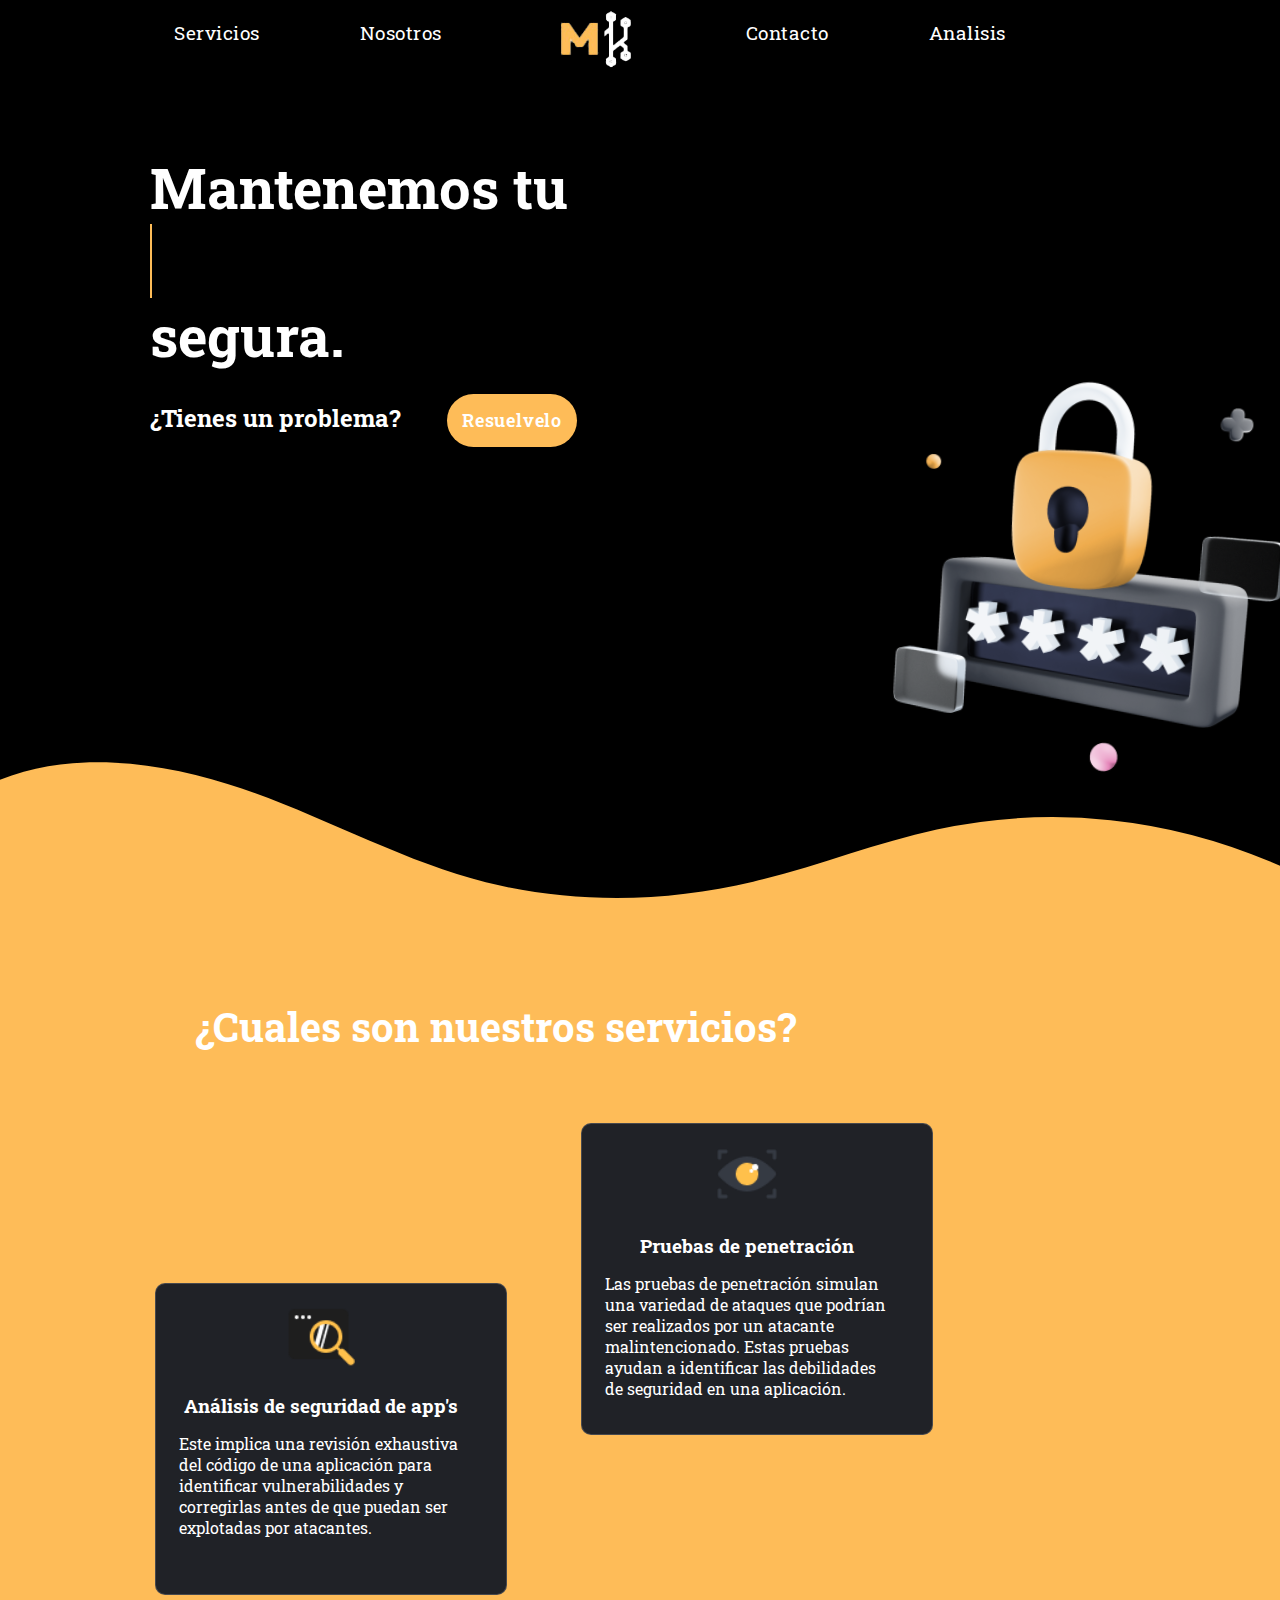
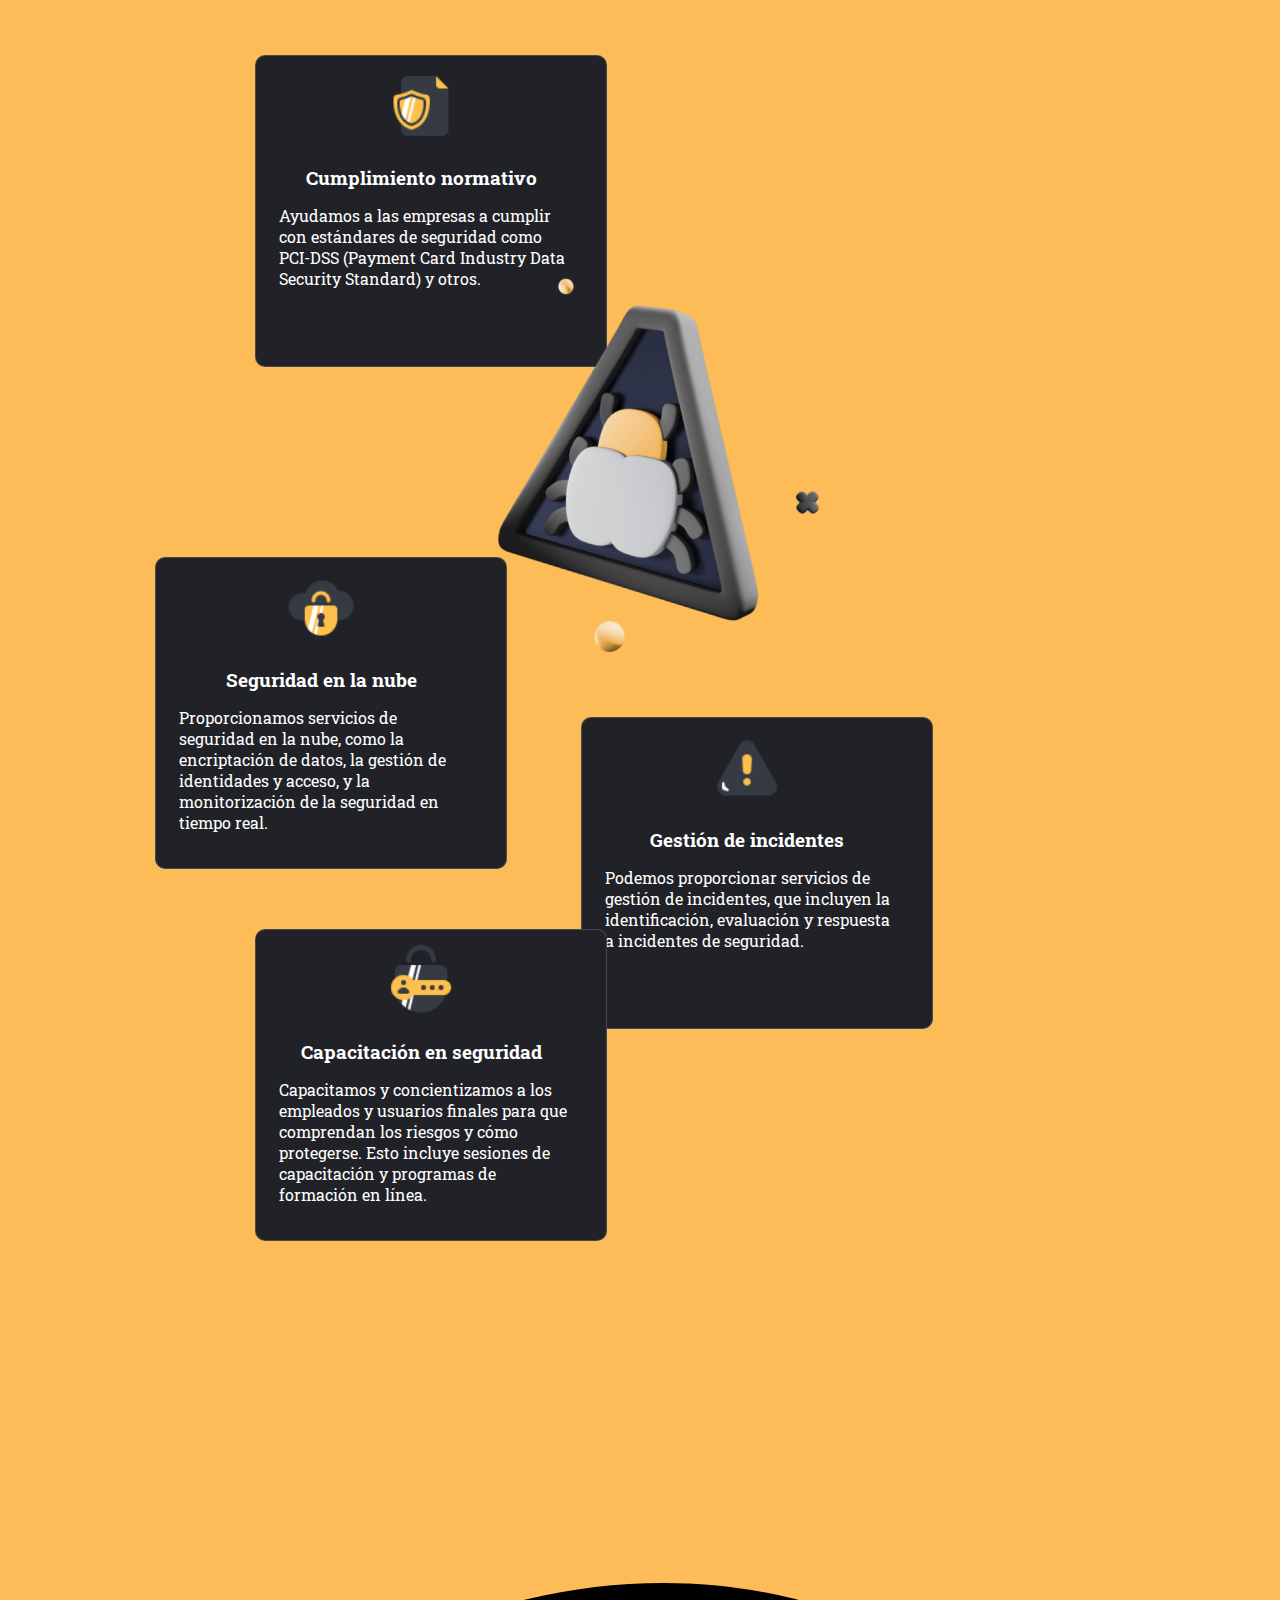
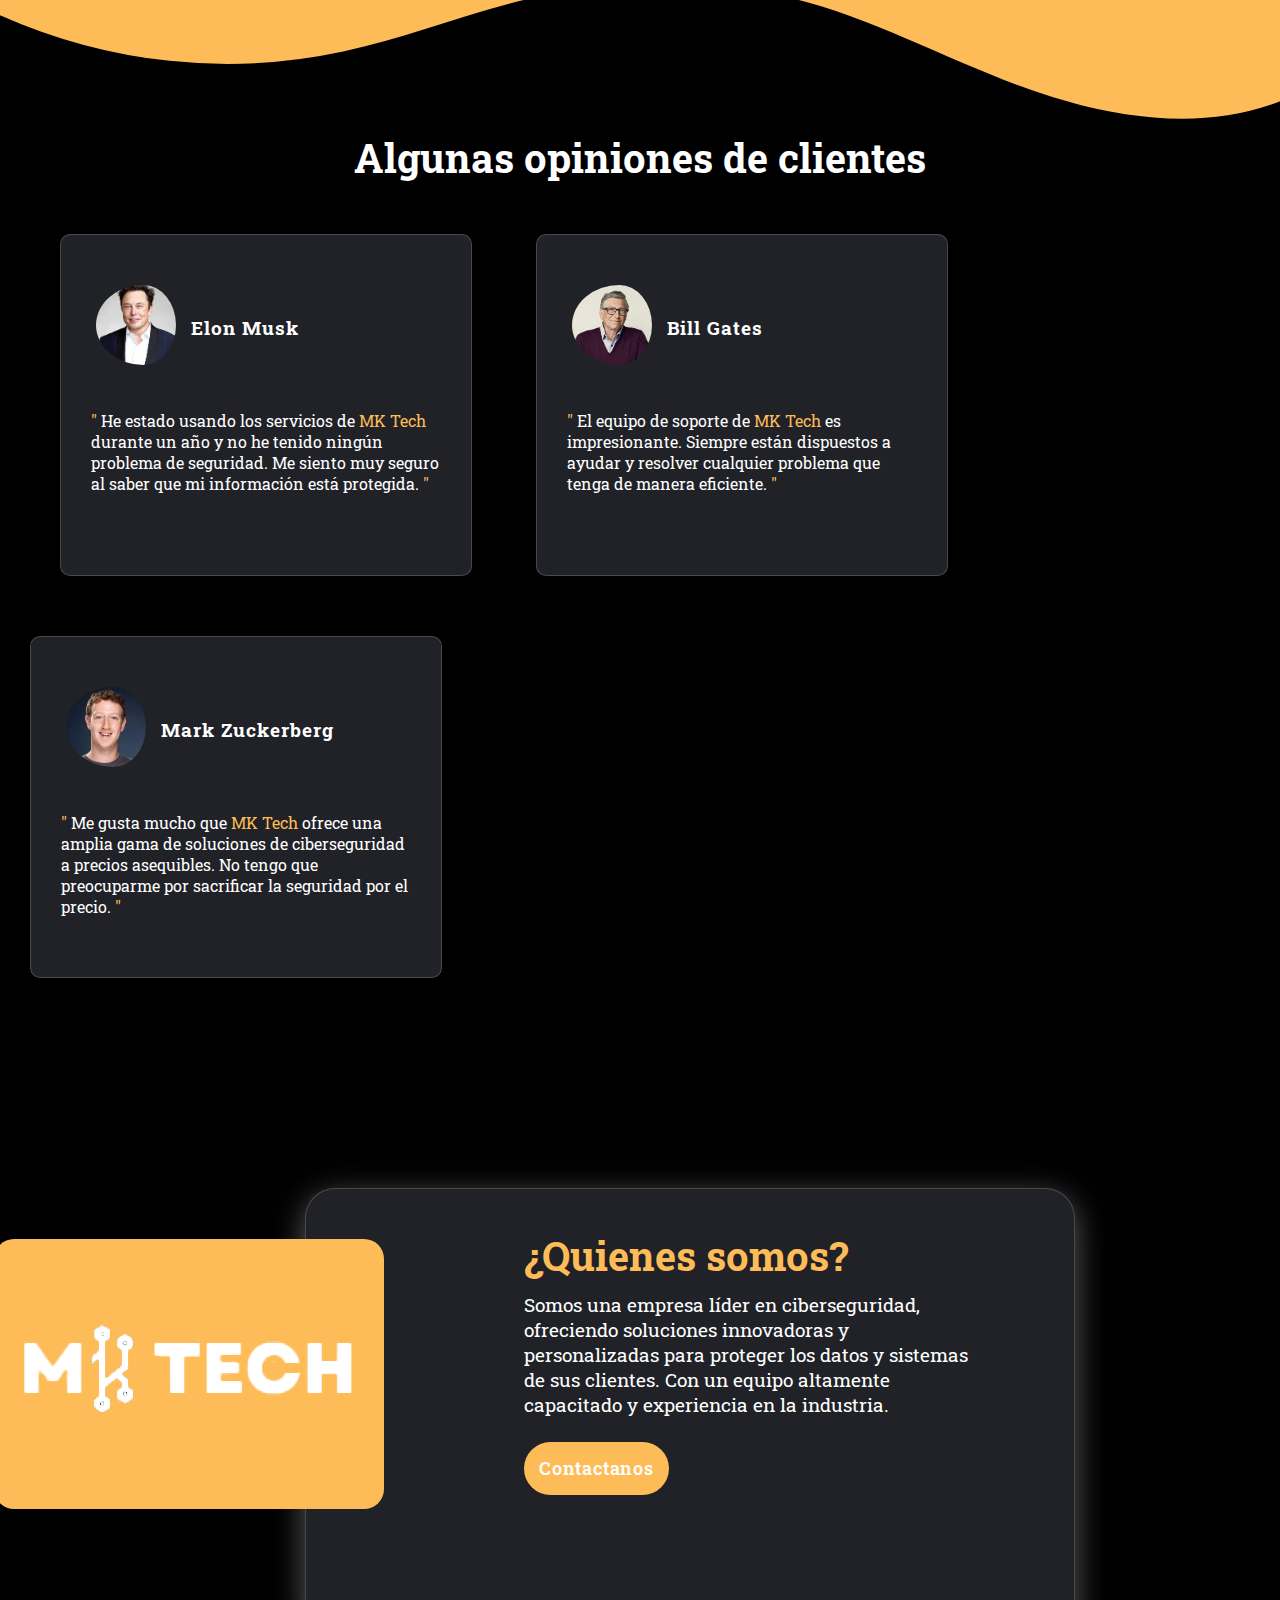
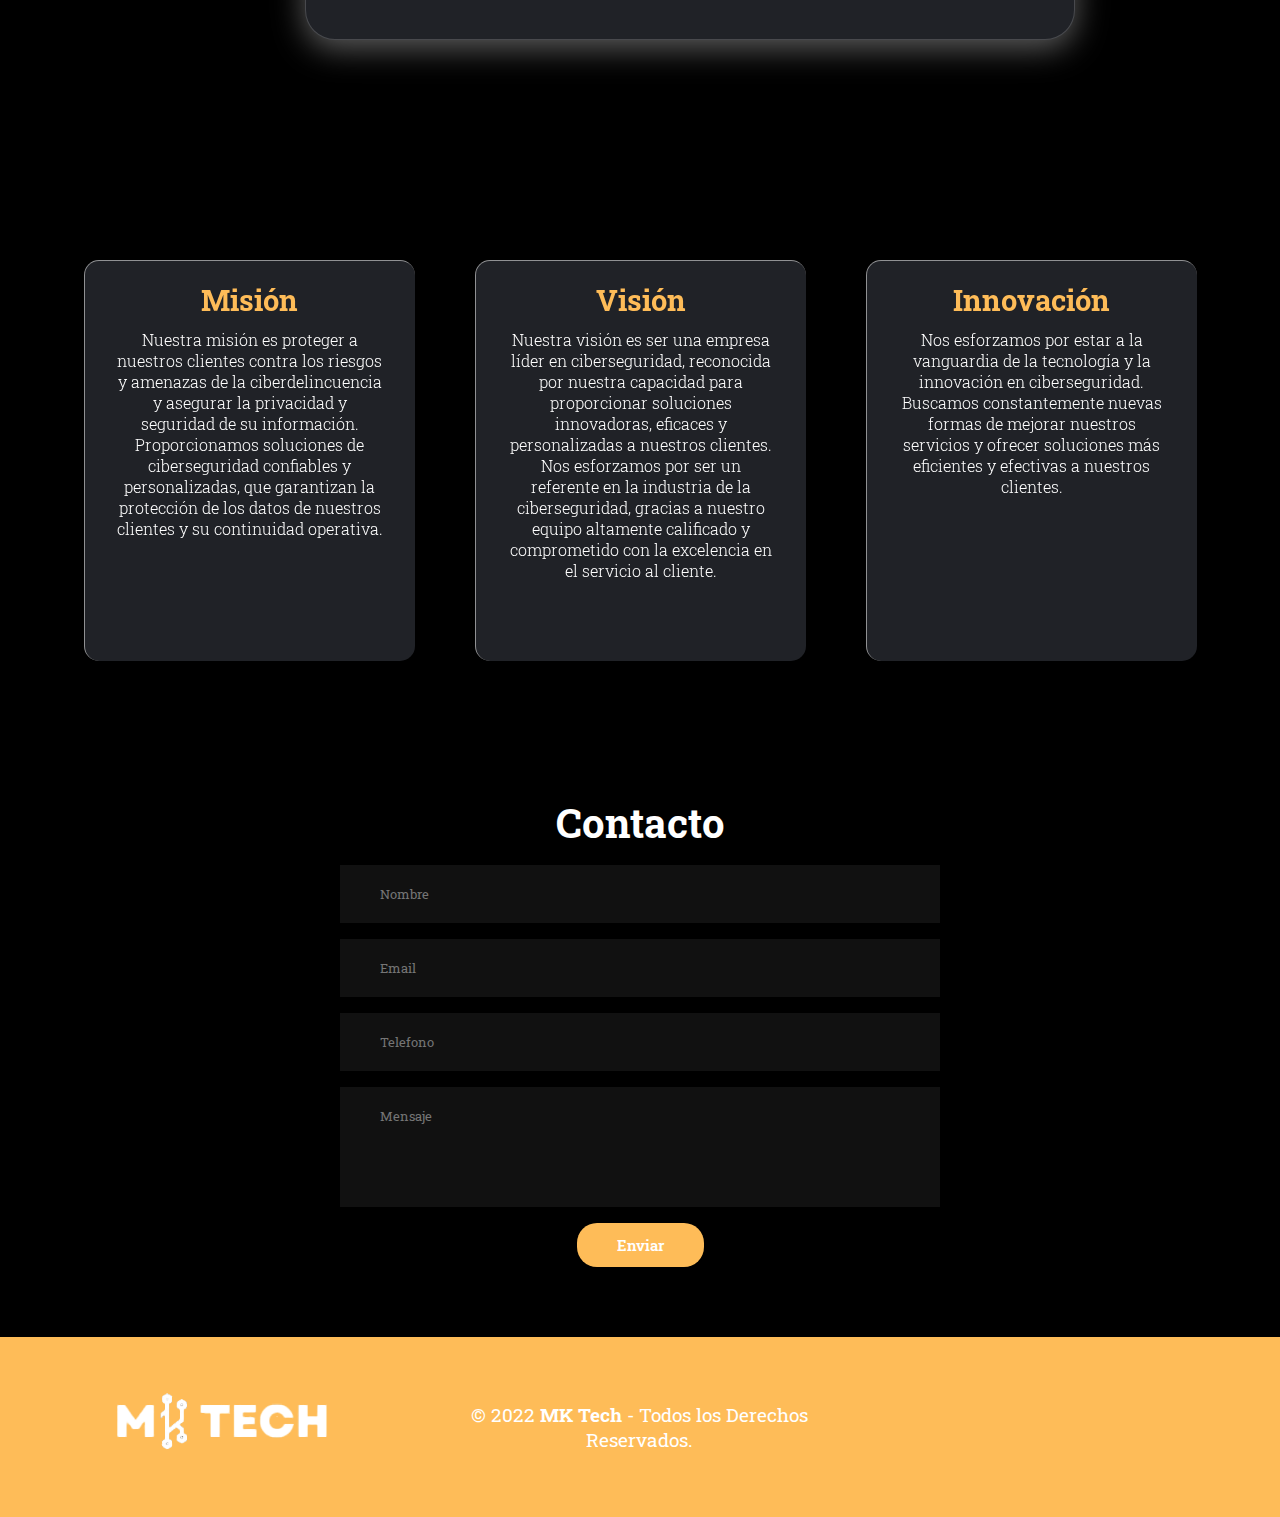
<file: index.html>
<!DOCTYPE html>
<html lang="en">
<head>
    <meta charset="UTF-8">
    <meta http-equiv="X-UA-Compatible" content="IE=edge">
    <meta name="viewport" content="width=device-width, initial-scale=1.0">
    <link rel="shortcut icon" href="/imgs/icon.png" class="icon-page" type="image/x-icon">
    <link rel="stylesheet" href="style.css">
    <title>MK Tech</title>
</head>
<body>
    <section id="hero">
        <nav>
            <ul>
                <li><a href="#servicios">Servicios</a></li>
                <li><a href="#nosotros">Nosotros</a></li>

                <li><a href="#hero"><img src="imgs/logo c.png" alt="logo" class="logo"></a></li>
                
                <li><a href="#contacto">Contacto</a></li>
                <li><a href="/Analisis/analisis.html">Analisis</a></li>
                <li><a href=""></a></li>
            </ul>
        </nav>
        
        <div class="hero-container">
            <h1 class="titulo">Mantenemos tu<br>  <span class="text sec-text">Informacion</span><br> segura.</h1>
                    
            <h2 class="descrip">¿Tienes un problema? <a href="#contacto">Resuelvelo</a> </h2>
                    
        </div>

        <img src="imgs/candado.png" alt="candado" class="candado">

            <script>
                const text = document.querySelector(".sec-text");
                    
                    const textLoad = () => {
                        setTimeout(() => {
                            text.textContent = "Informacion";
                            }, 0);

                                setTimeout(() => {
                            text.textContent = "Familia";
                            }, 4000); //1s = 1000 milliseconds
                        }
                    
                    textLoad();
                    setInterval(textLoad, 12000);
                </script>

        <div class="custom-shape-divider-bottom-1676433436">
            <svg data-name="Layer 1" xmlns="http://www.w3.org/2000/svg" viewBox="0 0 1200 120" preserveAspectRatio="none">
                <path d="M321.39,56.44c58-10.79,114.16-30.13,172-41.86,82.39-16.72,168.19-17.73,250.45-.39C823.78,31,906.67,72,985.66,92.83c70.05,18.48,146.53,26.09,214.34,3V0H0V27.35A600.21,600.21,0,0,0,321.39,56.44Z" class="shape-fill"></path>
            </svg>
        </div>
            
        </div>
        
    </section>
    
    <section id="servicios">
        <div class="servicios-container">

        <h2>¿Cuales son nuestros servicios?</h2>

        <div class="card-1">
            <div class="card-content">
                <img src="imgs/Browser Search.png" alt="" class="card-icon">
                <h3>Análisis de seguridad de app's</h3>
                <p>Este implica una revisión exhaustiva del código de una aplicación para identificar vulnerabilidades y corregirlas antes de que puedan ser explotadas por atacantes.</p>
            </div>
        </div>

        <div class="card-2">
            <div class="card-content">
                <img src="imgs/Eye Scan.png" alt="" class="card-icon">
                <h3>Pruebas de penetración</h3>
                <p>Las pruebas de penetración simulan una variedad de ataques que podrían ser realizados por un atacante malintencionado. Estas pruebas ayudan a identificar las debilidades de seguridad en una aplicación.</p>
            </div>
        </div>

        <div class="card-3">
            <div class="card-content">
                <img src="imgs/Document Protection.png" alt="" class="card-icon">
                <h3>Cumplimiento normativo</h3>
                <p>Ayudamos a las empresas a cumplir con estándares de seguridad como PCI-DSS (Payment Card Industry Data Security Standard) y otros.</p>
            </div>
        </div>

        <div class="center">
            <img src="/imgs/bug.png" alt="">
        </div>

        <div class="card-4">
            <div class="card-content">
                <img src="imgs/Cloud Lock.png" alt="" class="card-icon">
                <h3>Seguridad en la nube</h3>
                <p>Proporcionamos servicios de seguridad en la nube, como la encriptación de datos, la gestión de identidades y acceso, y la monitorización de la seguridad en tiempo real.</p>
            </div>
        </div>

        <div class="card-5">
            <div class="card-content">
                <img src="imgs/Alert.png" alt="" class="card-icon">
                <h3>Gestión de incidentes</h3>
                <p>Podemos proporcionar servicios de gestión de incidentes, que incluyen la identificación, evaluación y respuesta a incidentes de seguridad.</p>
            </div>
        </div>

        <div class="card-6">
            <div class="card-content">
                <img src="imgs/User Password.png" alt="" class="card-icon">
                <h3>Capacitación en seguridad</h3>
                <p>Capacitamos y concientizamos a los empleados y usuarios finales para que comprendan los riesgos y cómo protegerse. Esto incluye sesiones de capacitación y programas de formación en línea.</p>
            </div>
        </div>
        </div>

        <div class="custom-shape-divider-top-1676857437">
            <svg data-name="Layer 1" xmlns="http://www.w3.org/2000/svg" viewBox="0 0 1200 120" preserveAspectRatio="none">
                <path d="M321.39,56.44c58-10.79,114.16-30.13,172-41.86,82.39-16.72,168.19-17.73,250.45-.39C823.78,31,906.67,72,985.66,92.83c70.05,18.48,146.53,26.09,214.34,3V0H0V27.35A600.21,600.21,0,0,0,321.39,56.44Z" class="shape-fill"></path>
            </svg>
        </div>

        <div class="opiniones-container">
            <h2>Algunas opiniones de clientes</h2>

            <div class="opinion-card-1">
                <img src="imgs/elon.png" alt="" class="avatar">
                <h3>Elon Musk</h3>

                    <p class="opinion-1">
                    <span>"</span> He estado usando los servicios de <span>MK Tech</span> durante un año y no he tenido ningún problema de seguridad. Me siento muy seguro al saber que mi información está protegida. <span>"</span>
                </p>
            </div>

            <div class="opinion-card-2">
                <img src="imgs/bill.png" alt="" class="avatar-2">
                <h3>Bill Gates</h3>

                <p class="opinion-2">
                    <span>"</span> El equipo de soporte de <span>MK Tech</span> es impresionante. Siempre están dispuestos a ayudar y resolver cualquier problema que tenga de manera eficiente. <span>"</span>
                </p>
            </div>

            <div class="opinion-card-3">
                <img src="imgs/mark.png" alt="" class="avatar-3">
                <h3>Mark Zuckerberg</h3>

                <p class="opinion-3">
                   <span>"</span> Me gusta mucho que <span>MK Tech</span> ofrece una amplia gama de soluciones de ciberseguridad a precios asequibles. No tengo que preocuparme por sacrificar la seguridad por el precio. <span>"</span>
                </p>
                </div>
            </div>
        </div>

    </section>

    <section id="nosotros">
        <div class="nosotros-container">
            <div class="nosotros-content">
                <div class="nosotros-text">
                    <h2>¿Quienes somos?</h2>
                    <p>Somos una empresa líder en ciberseguridad, ofreciendo soluciones innovadoras y personalizadas para proteger los datos y sistemas de sus clientes. Con un equipo altamente capacitado y experiencia en la industria.</p>
                    <a href="#contacto">Contactanos</a>
                </div>

                <div class="logo-empresa">
                    <img src="/imgs/logo blanco.png" alt="">
                </div>
                
            </div>

        </div>

        <div class="tarjetas-container">

            <div class="about-card">
                <div class="tarjetas">
                   
                    <h3>Misión</h3>
                    <p>Nuestra misión es proteger a nuestros clientes contra los riesgos y amenazas de la ciberdelincuencia y asegurar la privacidad y seguridad de su información. Proporcionamos soluciones de ciberseguridad confiables y personalizadas, que garantizan la protección de los datos de nuestros clientes y su continuidad operativa.
                    </p>
                </div>
            </div>
            
            <div class="about-card" >
            <div class="tarjetas">
             
                <h3>Visión</h3>
                <p>Nuestra visión es ser una empresa líder en ciberseguridad, reconocida por nuestra capacidad para proporcionar soluciones innovadoras, eficaces y personalizadas a nuestros clientes. Nos esforzamos por ser un referente en la industria de la ciberseguridad, gracias a nuestro equipo altamente calificado y comprometido con la excelencia en el servicio al cliente.</p>     
            </div>
        </div>

        <div class="about-card">
            <div class="tarjetas">

                <h3>Innovación</h3>
                <p>Nos esforzamos por estar a la vanguardia de la tecnología y la innovación en ciberseguridad. Buscamos constantemente nuevas formas de mejorar nuestros servicios y ofrecer soluciones más eficientes y efectivas a nuestros clientes.</p>            
            </div>
        </div>
        
        </div>
    </section>

    <section id="contacto" class="contacto">
        <div class="contact-section">
              <div class="wow animate__animated animate__fadeInUp">
                <h1 class="subtitle">Contacto</h1>
                <div class="raya"></div>
              </div>
  
              <div class="card-container"></div>
             
              <form class="contact-form" action="index.html" method="post" data-netlify="true">
                <input type="text" class="contact-form-text wow animate__animated animate__fadeInUp animate__slow" placeholder="Nombre" name="name">
                <input type="email" class="contact-form-text wow animate__animated animate__fadeInUp animate__slow" placeholder="Email" name="email">
                <input type="text" class="contact-form-text wow animate__animated animate__fadeInUp animate__slow" placeholder="Telefono" name="message">
                <textarea class="contact-form-text wow animate__animated animate__fadeInUp animate__slow" placeholder="Mensaje"  name="message"></textarea>
                <div class="div-contact-form-btn">
                <input type="submit" class="contact-form-btn wow animate__animated animate__fadeInUp animate__slow" value="Enviar">
                </div>
              </form>
  
            
      </section>

      <div class="pie-pagina ">
        <div class="grupo-1">
          <div class="box">
              <figure>
                  <a href="#">
                      <img src="/imgs/logo blanco.png" alt="Logo de SLee Dw">
                  </a>
              </figure>
          </div>
           
       <div class="grupo-2">
          <small>&copy; 2022 <b>MK Tech</b> - Todos los Derechos Reservados.</small>
       </div>
      </div>
</body>
</html>
</file>
<file: style.css>
@import url('https://fonts.googleapis.com/css2?family=Roboto+Slab:wght@500&display=swap');

*{
    margin: 0;
    padding: 0;
    font-family: 'Roboto Slab', serif;
}

body{
    background: #000;
    color: #fff;
}

html{
    scroll-behavior: smooth;
}

html {
    scrollbar-width: normal;
    scrollbar-color: #777 #555;
    scroll-behavior: smooth;
  }
  
  html::-webkit-scrollbar {
    width: 1vw;
  }
  
  html::-webkit-scrollbar-thumb {
    background-color: #7775;
  }
  
  html::-webkit-scrollbar-thumb:hover {
    background-color: #777;
  }
  
  html::-webkit-scrollbar-track {
    background-color: #5555;
  }
  
  html::-webkit-scrollbar-track:hover {
    background-color: #5554;
  }

/*nav*/
nav {
    height: 70px;
    width: 100%;
    display: flex;
    position: fixed;
    background: #000;
    backdrop-filter: blur(10px);
    justify-content: center;
    font-size: 1.2rem;
    z-index: 10000;
}

nav img{
    position: relative;
    bottom: 10px;
    height: 60px;
}

nav ul {
    display: flex;
    list-style: none;
}

nav a {
    display: block;
    padding: 20px 50px;
    text-decoration: none;
    letter-spacing: 0.5px;
    color: #fff;
    transition: 0.5s;
}

nav a:hover {
    color: #FEBC58;
    font-size: 1.3rem;
  }

nav span{
    color: #FEBC58;
}

/*Hero*/

#hero{
    height: 100vh;
}

.hero-container{
    padding-top: 150px;
    margin-left: 150px;
    height: 200px;
    width: 600px;
}

.titulo{
    font-size: 3.5rem;
}

.titulo span{
    color: #FEBC58;
}

.text{
    position: relative;
    color: #FEBC58;
    font-size: 3.5rem;
    font-weight: 600;
}

.container .text.first-text{
    color: #FFF;
}

.text.sec-text:before{
    content: "";
    position: absolute;
    top: 0;
    left: 0;
    height: 100%;
    width: 100%;
    background-color: #000;
    border-left: 2px solid #FEBC58;
    animation: animate 4s steps(12) infinite;
}
@keyframes animate{
    40%, 60%{
        left: calc(100% + 4px);
    }
    100%{
        left: 0%;
    }
}

.descrip{
    font-size: 1.5rem;
    margin-top: 30px;
}

.descrip a{
    text-decoration: none;
    font-weight: 600;
    font-size: 1.1rem;
    letter-spacing: .8px;
    color: #fff;
    padding: 15px 15px;
    margin-left: 40px;
    background-color: #FEBC58;
    border-radius: 30px;
    transition: 1s;
}



.descrip a:hover{
    background: rgba(255, 255, 255, .30);
    backdrop-filter: blur(2px);
}

.candado{
    height: 600px;
    width: 600px;
    object-fit: contain;
    position: absolute;
    left: 800px;
    bottom: 20px;
    rotate: 2.2deg;
    transform: translateY(0px);
    animation: float 4s ease-in-out infinite;
}
@keyframes float{
  0%{
    transform: translatey(0px);
  }
  
  50%{
    transform: translatey(-17px);
  }

  100%{
    transform: translatey(0px);
  }
}

.custom-shape-divider-bottom-1676433436 {
    position: absolute;
    bottom: 0;
    left: 0;
    width: 100%;
    overflow: hidden;
    line-height: 0;
    transform: rotate(180deg);
}

.custom-shape-divider-bottom-1676433436 svg {
    position: relative;
    display: block;
    width: calc(100% + 1.3px);
    height: 150px;
}

.custom-shape-divider-bottom-1676433436 .shape-fill {
    fill: #FEBC58;
}

/*servicios*/

#servicios{
    background: #FEBC58;
}

.servicios-container{
    padding-top: 100px;
    padding-left: 125px;
    margin-left: 70px;
}

.servicios-container h2{
    margin-bottom: 40px;
    font-size: 2.5rem;
}

.card-1,.card-2,.card-3,.card-4,.card-5,.card-6{
    width: 350px;
    height: 310px;
    background:#202227;
    border: 1px solid rgba(255, 255, 255, .18);
    border-radius: 10px;
    display: inline-flex;
    align-items: center;
    margin: 30px 10px;
    transition: .5s;
}

.card-1,.card-3{
    position: relative;
    top: 160px;
}

.card-4,.card-6{
    position: relative;
    bottom: 160px;
}

.card-1,.card-4{
    right: 50px;
}

.card-3,.card-6{
    left: 50px;
}

.card-3{
    margin-right: 80px;
}

.center{
    display: flex;
    justify-content: center;
    margin-right: 170px;
}

.center img{
    height: 450px;
    rotate: 10deg;
}

.card-icon{
    padding-left: 110px;
    margin-top: 5px;
    margin-bottom: 10px;
    width: 80px;
}

.card-content{
    padding: 15px;
    width: 300px;
    height: 300px;
    transition: 1s;
}

.card-content p{
    padding-top: 15px;
    padding-left: 8px;
}

.card-content h3{
    padding-top: 5px;
    display: flex;
    justify-content: center;
}

.custom-shape-divider-top-1676857437 {
    position: relative;
    top: 150px;
    left: 0;
    width: 100%;
    overflow: hidden;
    line-height: 0;
}

.custom-shape-divider-top-1676857437 svg {
    position: relative;
    display: block;
    width: calc(100% + 1.3px);
    height: 150px;
}

.custom-shape-divider-top-1676857437 .shape-fill {
    fill: #FEBC58;
}

.opiniones-container{
    padding-top: 150px;
    background: #000;
}

.opiniones-container h2{
    margin-bottom: 20px;
    font-size: 2.5rem;
    display: flex;
    justify-content: center;
}

.opinion-card-1,.opinion-card-2,.opinion-card-3{
    display: inline-flex;
    flex-direction: column;
    width: 350px;
    height: 280px;
    border-radius: 10px;
    padding: 30px;
    margin: 30px;
    margin-left: 30px;
    background: #202227;
    border: 1px solid rgba(255, 255, 255, .18);
}

.opinion-card-1{
    margin-left: 60px;
}

.opinion-card-1 h3,.opinion-card-2 h3,.opinion-card-3 h3{
    position: relative;
    bottom: 70px;
    left: 100px;
    letter-spacing: 1px;
}

.avatar,.avatar-2,.avatar-3{
    border-radius: 100%;
    height: 80px;
    width: 80px;
    padding: 20px;
    padding-left: 5px;
    object-fit: cover;
}

.opinion{
    font-size: 1.2rem;
}

.opiniones-container span{
    color: #FEBC58;
}

/**nosotros**/

.nosotros-container{
    margin-top: 100px;
    display: flex;
    justify-content: center;
}

.nosotros-content{
    display: flex;
    flex-direction: row-reverse;
    margin-top: 80px;
    margin-bottom: 150px;
    margin-left: 100px;
    background: #202227;
    border: 1px solid rgba(255, 255, 255, .18);
    border-radius: 30px;
    height: 50vh;
    width: 60vw;
    box-shadow: 0 8px 32px 0 rgba(255, 255, 255, 0.37);
}

.nosotros-text{
    padding: 40px;
    position: relative;
    right: 50px;
}

.nosotros-text h2{
    padding-bottom: 10px;
    font-size: 2.5rem;
    color: #FEBC58;
}

.nosotros-text p{
    font-size: 1.2rem;
    padding-bottom: 40px;
    width: 460px;
}

.nosotros-text a{
    text-decoration: none;
    font-weight: 600;
    font-size: 1.1rem;
    letter-spacing: .8px;
    color: #fff;
    padding: 15px 15px;
    background: #FEBC58;
    border-radius: 30px;
    transition: 1s;
}

.nosotros-text a:hover{
    background: rgba(255, 255, 255, .30);
    backdrop-filter: blur(2px);
}

.logo-empresa{
    background: #FEBC58;
    border-radius: 20px;
    height: 270px;
    width: 390px;
    position: relative;
    top: 50px;
    right: 150px;
    display: flex;
    align-items: center;
}

.tarjetas-container{
    position: relative;
    display: flex;
    justify-content: center;
    align-items: center;
    flex-wrap: wrap;
    margin-top: 40px;

}

.about-card{
    position: relative;
    width: 330px;
    height: 400px;
    margin: 30px;
    box-shadow: 20px 20px 50px rgb(0, 0,0,0.5 );
    border-radius: 15px;
    background: #202227;
    overflow: -moz-hidden-unscrollable;
    display: flex;
    justify-content: center;
    border-top: 1px solid rgba(255, 255, 255, 0.5);
    border-left: 1px solid rgba(255, 255, 255, 0.5);
    backdrop-filter: blur(5px);
}


.about-card .tarjetas{
    padding: 20px;
    text-align: center;
    transition: 0.5s;
    cursor: default;
}



.tarjetas h3{
    font-size: 1.8em;
    color: #FEBC58;
    
}

.tarjetas p{
    padding: 10px;
    font-size: 1em;
    color: #fff;
    font-weight: 300;
    
}

/*contacto*/

.contact-section{
    background-size: cover;
    padding: 40px 0;
    margin-top: 65px;
    margin-bottom: 30px;
  }
  .contact-section h1{
    text-align: center;
    font-size: 2.5rem;
  }
  
  .contact-form{
    max-width: 600px;
    margin: auto;
    padding: 0 10px;
    overflow: hidden;
  }
  
  .contact-form-text{
    display: block;
    width: 100%;
    box-sizing: border-box;
    margin: 16px 0;
    border: 0;
    background: #111;
    padding: 20px 40px;
    outline: none;
    color: #ddd;
    transition: 0.5s;
  }
  .contact-form-text:focus{
    box-shadow: 0 0 10px 4px #FEBC58;
  }
  textarea.contact-form-text{
    resize: none;
    height: 120px;
  }
  .div-contact-form-btn{
    display: flex;
    justify-content: center;
  }
  .contact-form-btn{
    border: 0;
    background: #FEBC58;
    color: #fff;
    padding: 12px 40px;
    font-weight: 600;
    border-radius: 20px;
    cursor: pointer;
    transition: 0.6s;
    font-size: 15px;
  }
  .contact-form-btn:hover{
    background: rgba(255, 255, 255, .30);
    backdrop-filter: blur(2px);
}

/*footer*/
.pie-pagina{
    width: 100%;
    position: absolute;
    background-color: #FEBC58;
    left: 0;
    align-items: flex-end;
  }
  
  
  .pie-pagina .grupo-1{
    width: 100%;
    max-width: 1200px;
    margin: auto;
    display:grid;
    grid-template-columns: repeat(3, 1fr);
    grid-gap:50px;
    padding: 45px 0px;
  }
  .pie-pagina .grupo-1 .box figure{
    width: 100%;
    height: 100%;
    display: flex;
    justify-content: center;
    align-items: center;
  }
  .pie-pagina .grupo-1 .box figure img{
    width: 250px;
  }
  .pie-pagina .grupo-1 .box h2{
    color: #fff;
    margin-bottom: 10px;
    font-size: 20px;
  }
  
  
  
  .pie-pagina .grupo-2{
    padding: 20px 10px;
    text-align: center;
    color: #fff;
  }
  .pie-pagina .grupo-2 small{
    font-size: 1.2rem;
  }
  
  .footer-menu li{
    list-style: none; 
  
  }
  
  .footer-menu li a{
    text-decoration: none;
    color: #fff;
    font-weight: 600;
  }
  .footer-menu li a:hover{
    color: #FF6836;
    transition: .5s;
    
  }
  
  .contact-info div{
    margin-right: 15px;
    padding: 2px;
    padding-right: 8px;
    padding-bottom: 8px;
    display: flex;
  }
  
  .contact-info i{
      color: #FEBC58;
      margin-right: 12px;
      font-size: 25px;
  }
</file>
